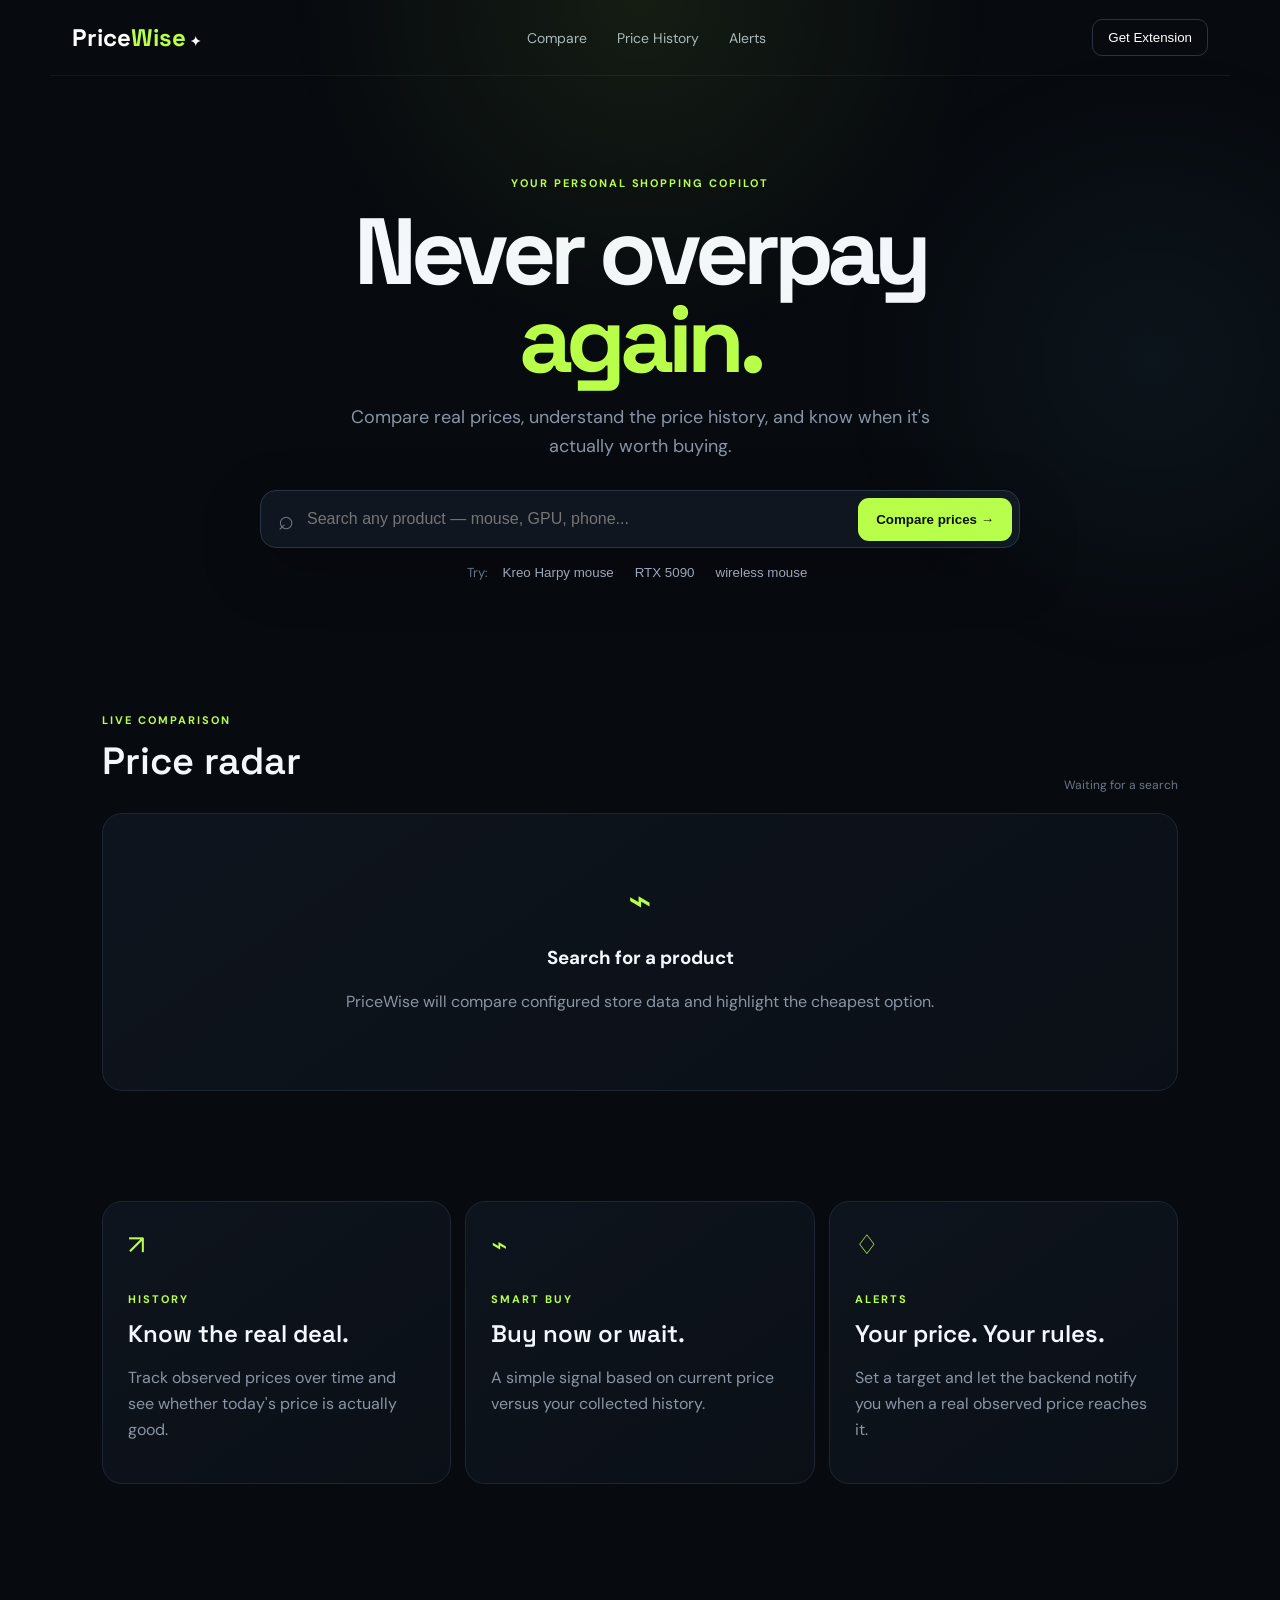
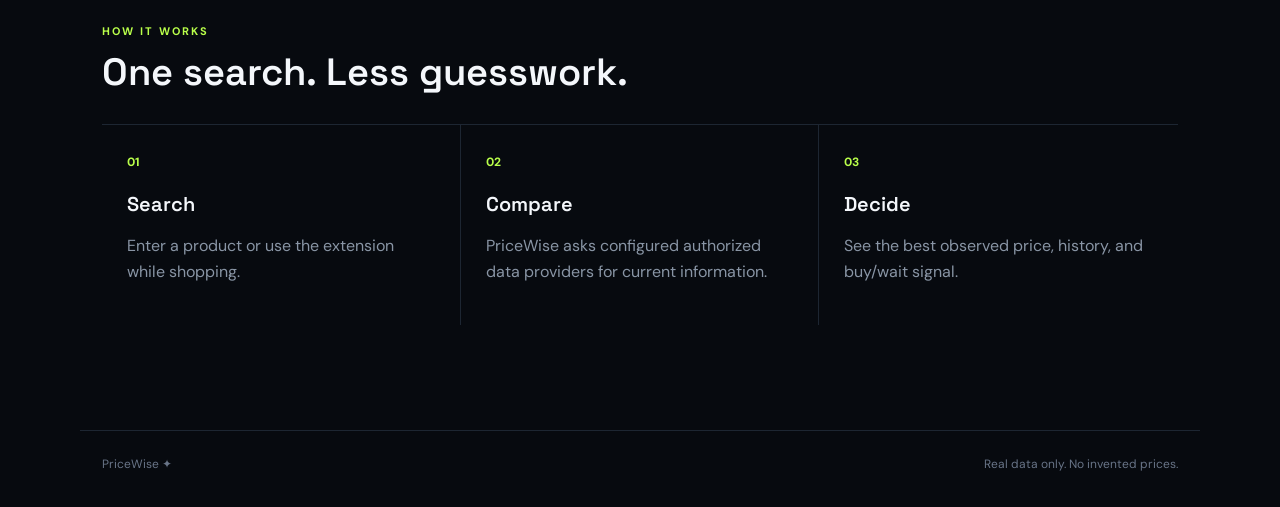
<file: index.html>
<!doctype html>
<html lang="en">
<head>
<meta charset="utf-8">
<meta name="viewport" content="width=device-width,initial-scale=1">
<title>PriceWise — Shop smarter</title>
<link rel="stylesheet" href="/style.css">
</head>
<body>
<div class="bg"></div>
<header class="nav">
  <a class="brand" href="/">Price<span>Wise</span><b>✦</b></a>
  <nav><a href="#compare">Compare</a><a href="#history">Price History</a><a href="#alerts">Alerts</a></nav>
  <button class="ghost" id="extensionBtn">Get Extension</button>
</header>

<main>
<section class="hero">
  <div class="eyebrow">YOUR PERSONAL SHOPPING COPILOT</div>
  <h1>Never overpay<br><em>again.</em></h1>
  <p class="heroText">Compare real prices, understand the price history, and know when it's actually worth buying.</p>
  <form id="searchForm" class="searchbar">
    <span>⌕</span><input id="query" placeholder="Search any product — mouse, GPU, phone..." autocomplete="off">
    <button>Compare prices <b>→</b></button>
  </form>
  <div class="quick"><span>Try:</span><button data-q="Kreo Harpy mouse">Kreo Harpy mouse</button><button data-q="RTX 5090">RTX 5090</button><button data-q="wireless mouse">wireless mouse</button></div>
</section>

<section id="compare" class="dashboard">
  <div class="sectionHead"><div><span class="kicker">LIVE COMPARISON</span><h2>Price radar</h2></div><span id="updated" class="updated">Waiting for a search</span></div>
  <div id="results">
    <div class="empty card"><div class="emptyIcon">⌁</div><h3>Search for a product</h3><p>PriceWise will compare configured store data and highlight the cheapest option.</p></div>
  </div>
</section>

<section id="history" class="featureGrid">
  <article class="feature card"><div class="icon">↗</div><span class="kicker">HISTORY</span><h3>Know the real deal.</h3><p>Track observed prices over time and see whether today's price is actually good.</p></article>
  <article class="feature card"><div class="icon">⌁</div><span class="kicker">SMART BUY</span><h3>Buy now or wait.</h3><p>A simple signal based on current price versus your collected history.</p></article>
  <article id="alerts" class="feature card"><div class="icon">♢</div><span class="kicker">ALERTS</span><h3>Your price. Your rules.</h3><p>Set a target and let the backend notify you when a real observed price reaches it.</p></article>
</section>

<section class="how">
  <span class="kicker">HOW IT WORKS</span>
  <h2>One search. Less guesswork.</h2>
  <div class="steps"><div><b>01</b><h3>Search</h3><p>Enter a product or use the extension while shopping.</p></div><div><b>02</b><h3>Compare</h3><p>PriceWise asks configured authorized data providers for current information.</p></div><div><b>03</b><h3>Decide</h3><p>See the best observed price, history, and buy/wait signal.</p></div></div>
</section>
</main>
<footer><span>PriceWise ✦</span><span>Real data only. No invented prices.</span></footer>
<script src="/app.js"></script>
</body></html>
</file>
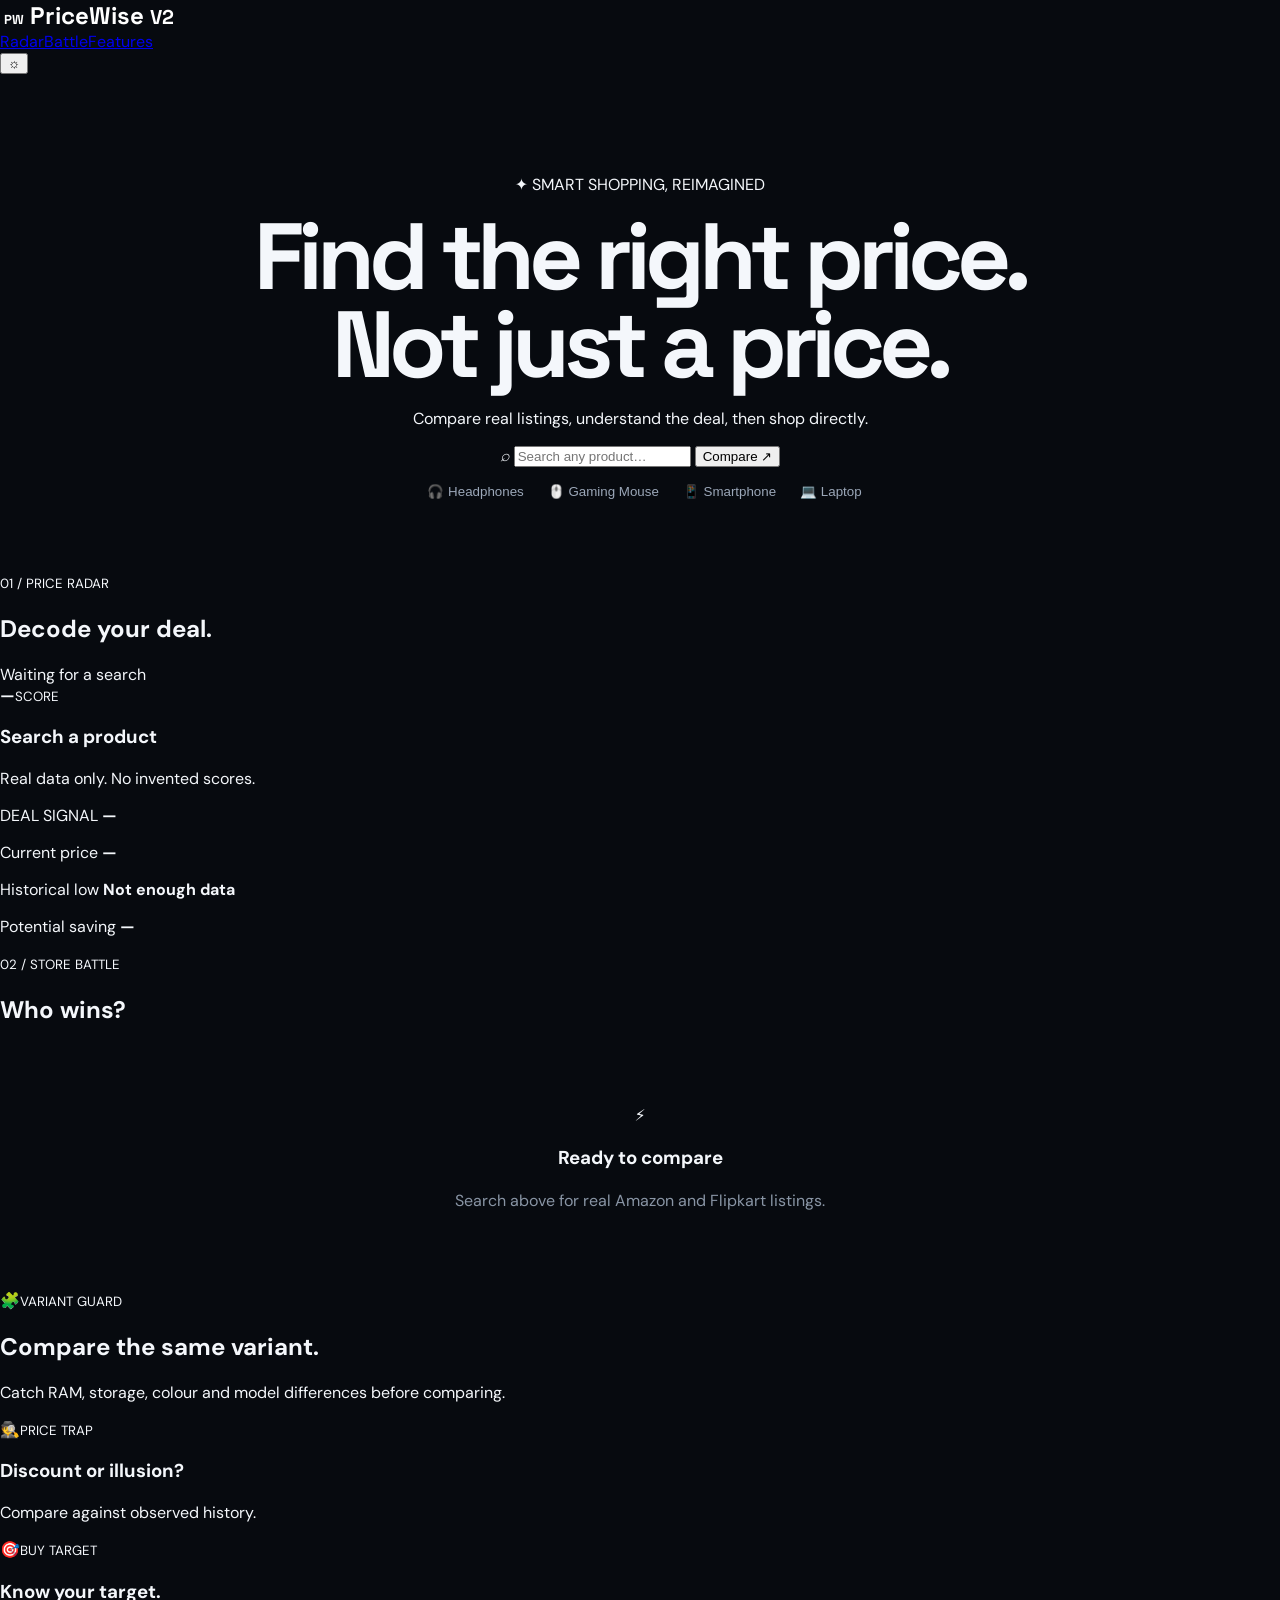
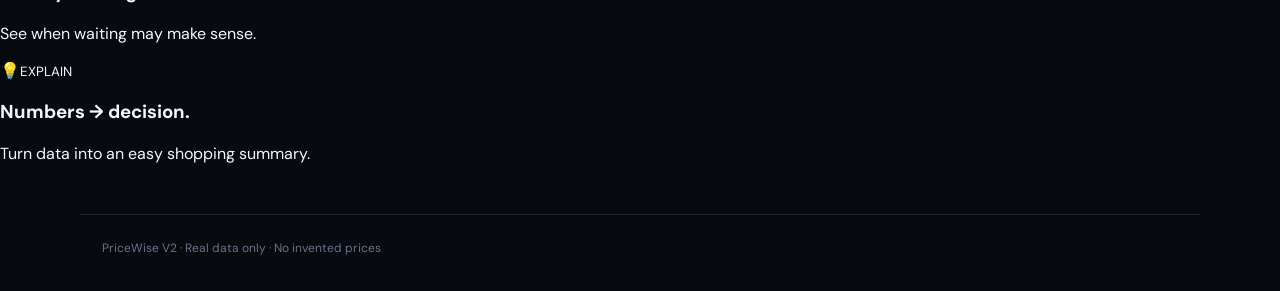
<file: public/index.html>
<!doctype html>
<html>
<head>
<meta charset="utf-8">
<meta name="viewport" content="width=device-width,initial-scale=1">
<meta name="theme-color" content="#080817">
<title>PriceWise V2</title>
<link rel="stylesheet" href="/style.css">
</head>
<body>
<div class="orb o1"></div><div class="orb o2"></div>

<header>
<a class="brand" href="/"><b>PW</b> PriceWise <small>V2</small></a>
<nav><a href="#radar">Radar</a><a href="#battle">Battle</a><a href="#features">Features</a></nav>
<button id="theme">☼</button>
</header>

<main>
<section class="hero">
<label>✦ SMART SHOPPING, REIMAGINED</label>
<h1>Find the <span>right price.</span><br>Not just a price.</h1>
<p>Compare real listings, understand the deal, then shop directly.</p>

<form id="searchForm">
<i>⌕</i>
<input id="q" placeholder="Search any product…">
<button>Compare ↗</button>
</form>

<div class="quick">
<button data-q="wireless headphones">🎧 Headphones</button>
<button data-q="gaming mouse">🖱️ Gaming Mouse</button>
<button data-q="smartphone">📱 Smartphone</button>
<button data-q="laptop">💻 Laptop</button>
</div>
</section>

<section id="radar" class="panel">
<div class="head">
<div><small>01 / PRICE RADAR</small><h2>Decode your deal.</h2></div>
<span id="status">Waiting for a search</span>
</div>

<div class="radar">
<div class="score">
<div class="ring"><strong id="score">—</strong><small>SCORE</small></div>
<h3 id="scoreText">Search a product</h3>
<p id="scoreWhy">Real data only. No invented scores.</p>
</div>

<div class="signal">
<div class="signalhead">DEAL SIGNAL <b id="signal">—</b></div>
<div class="meter"><i id="meter"></i></div>
<p>Current price <b id="current">—</b></p>
<p>Historical low <b id="low">Not enough data</b></p>
<p>Potential saving <b id="saving">—</b></p>
</div>
</div>
</section>

<section id="battle" class="panel">
<div class="head">
<div><small>02 / STORE BATTLE</small><h2>Who wins?</h2></div>
</div>

<div id="results">
<div class="empty">
⚡
<h3>Ready to compare</h3>
<p>Search above for real Amazon and Flipkart listings.</p>
</div>
</div>
</section>

<section id="features" class="features">
<article class="big">
🧩<small>VARIANT GUARD</small>
<h2>Compare the same variant.</h2>
<p>Catch RAM, storage, colour and model differences before comparing.</p>
</article>

<article>
🕵️<small>PRICE TRAP</small>
<h3>Discount or illusion?</h3>
<p>Compare against observed history.</p>
</article>

<article>
🎯<small>BUY TARGET</small>
<h3>Know your target.</h3>
<p>See when waiting may make sense.</p>
</article>

<article>
💡<small>EXPLAIN</small>
<h3>Numbers → decision.</h3>
<p>Turn data into an easy shopping summary.</p>
</article>
</section>
</main>

<footer>PriceWise V2 · Real data only · No invented prices</footer>
<script src="/app.js"></script>
</body>
</html>
</file>
<file: style.css>
@import url('https://fonts.googleapis.com/css2?family=DM+Sans:wght@400;500;600;700&family=Space+Grotesk:wght@500;600;700&display=swap');
:root{--bg:#070a0f;--panel:#0d121a;--line:#1d2632;--text:#f4f7fb;--muted:#8995a5;--accent:#b9ff4a;--accent2:#74e6ff}
*{box-sizing:border-box}html{scroll-behavior:smooth}body{margin:0;background:var(--bg);color:var(--text);font-family:"DM Sans",system-ui,sans-serif}.bg{position:fixed;inset:0;pointer-events:none;background:radial-gradient(circle at 50% 0,rgba(185,255,74,.08),transparent 32%),radial-gradient(circle at 90% 40%,rgba(116,230,255,.05),transparent 25%)}.nav{height:76px;display:flex;align-items:center;justify-content:space-between;max-width:1180px;margin:auto;padding:0 22px;border-bottom:1px solid rgba(255,255,255,.05)}.brand{font:700 24px "Space Grotesk";color:white;text-decoration:none}.brand span{color:var(--accent)}.brand b{font-size:13px;margin-left:4px}.nav nav{display:flex;gap:30px}.nav nav a{color:#aab4c2;text-decoration:none;font-size:14px}.ghost{background:transparent;color:white;border:1px solid #2a3544;padding:10px 15px;border-radius:10px}.hero{max-width:980px;margin:0 auto;padding:100px 22px 72px;text-align:center}.eyebrow,.kicker{font-size:11px;letter-spacing:.18em;color:var(--accent);font-weight:700}.hero h1{font:700 clamp(54px,9vw,94px)/.94 "Space Grotesk";letter-spacing:-.065em;margin:18px 0}.hero h1 em{font-style:normal;color:var(--accent)}.heroText{max-width:620px;margin:0 auto 30px;color:var(--muted);font-size:18px;line-height:1.6}.searchbar{display:flex;align-items:center;max-width:760px;margin:auto;padding:6px 7px 6px 17px;background:#10161f;border:1px solid #293444;border-radius:16px;box-shadow:0 20px 60px rgba(0,0,0,.25)}.searchbar span{font-size:27px;color:#697688}.searchbar input{flex:1;min-width:0;border:0;outline:0;background:transparent;color:white;font-size:16px;padding:13px}.searchbar button{border:0;border-radius:11px;padding:14px 18px;background:var(--accent);color:#0a1004;font-weight:800}.quick{margin-top:16px;color:#687487;font-size:13px}.quick button{background:none;border:0;color:#9ba7b8;cursor:pointer;margin-left:9px}.dashboard,.how,.featureGrid{max-width:1120px;margin:auto;padding:55px 22px}.sectionHead{display:flex;align-items:end;justify-content:space-between;margin-bottom:20px}.sectionHead h2,.how h2{font:600 38px "Space Grotesk";margin:8px 0}.updated{font-size:12px;color:#697688}.card{background:linear-gradient(145deg,#0e141d,#0b1017);border:1px solid var(--line);border-radius:20px}.empty{text-align:center;padding:60px 20px}.emptyIcon{font-size:40px;color:var(--accent)}.empty p,.feature p,.steps p{color:var(--muted);line-height:1.6}.productCard{padding:22px}.productTop{display:flex;justify-content:space-between;gap:20px}.productTitle{font:600 24px "Space Grotesk";margin:0 0 7px}.best{display:inline-flex;gap:8px;align-items:center;background:rgba(185,255,74,.1);color:var(--accent);border:1px solid rgba(185,255,74,.25);padding:7px 10px;border-radius:99px;font-size:12px;font-weight:700}.stores{display:grid;grid-template-columns:1fr 1fr;gap:12px;margin-top:18px}.store{padding:18px;border:1px solid #202b39;border-radius:15px;background:#0b1118}.store.bestStore{border-color:rgba(185,255,74,.45)}.storeName{font-weight:700}.price{font:700 30px "Space Grotesk";margin:12px 0 5px}.storeMeta{color:#8793a3;font-size:13px}.store a{display:inline-block;margin-top:14px;color:var(--accent2);text-decoration:none;font-size:13px}.historyBox{margin-top:14px;padding:16px;border-top:1px solid #202a36;color:#8995a5;font-size:13px}.featureGrid{display:grid;grid-template-columns:repeat(3,1fr);gap:14px}.feature{padding:25px}.feature .icon{font-size:27px;margin-bottom:25px;color:var(--accent)}.feature h3{font:600 24px "Space Grotesk";margin:10px 0}.how{padding-top:80px}.steps{display:grid;grid-template-columns:repeat(3,1fr);gap:0;border-top:1px solid var(--line);margin-top:28px}.steps>div{padding:25px;border-right:1px solid var(--line)}.steps>div:last-child{border-right:0}.steps b{color:var(--accent);font-size:12px}.steps h3{font:600 20px "Space Grotesk";margin-bottom:0}footer{max-width:1120px;margin:50px auto 0;padding:25px 22px 35px;border-top:1px solid var(--line);display:flex;justify-content:space-between;color:#687487;font-size:12px}
/* ---------- Responsive system ---------- */
@media (max-width: 1024px) {
  .nav{padding:0 20px}
  .hero{padding:78px 24px 60px}
  .dashboard,.how,.featureGrid{padding-left:24px;padding-right:24px}
  .featureGrid{grid-template-columns:repeat(2,1fr)}
}

@media (max-width: 760px) {
  .nav{height:68px}
  .nav nav{display:none}
  .ghost{padding:9px 12px;font-size:12px}

  .hero{padding:58px 18px 48px}
  .hero h1{font-size:clamp(48px,15vw,72px);letter-spacing:-.055em}
  .heroText{font-size:16px;line-height:1.55}
  .searchbar{display:grid;grid-template-columns:auto 1fr;gap:0;padding:6px}
  .searchbar span{padding-left:10px}
  .searchbar input{width:100%;font-size:16px;padding:12px}
  .searchbar button{grid-column:1/-1;width:100%;margin-top:4px}
  .quick{line-height:2}
  .quick button{margin:0 4px}

  .dashboard,.how,.featureGrid{padding:42px 18px}
  .sectionHead{align-items:flex-start;flex-direction:column;gap:7px}
  .sectionHead h2,.how h2{font-size:32px}

  .productCard{padding:16px}
  .productTop{flex-direction:column;gap:12px}
  .productTitle{font-size:20px;line-height:1.25}
  .best{width:max-content}
  .stores{grid-template-columns:1fr}
  .store{padding:16px}
  .price{font-size:27px}
  .historyBox{line-height:1.55}

  .featureGrid{grid-template-columns:1fr}
  .feature{padding:21px}
  .how{padding-top:48px}
  .steps{grid-template-columns:1fr}
  .steps>div{border-right:0;border-bottom:1px solid var(--line);padding:22px 4px}
  .steps>div:last-child{border-bottom:0}

  footer{margin-top:28px;padding:22px 18px 28px;display:flex;flex-direction:column;gap:8px}
}

@media (max-width: 420px) {
  .nav{padding:0 14px}
  .brand{font-size:21px}
  .hero{padding:48px 14px 40px}
  .hero h1{font-size:47px}
  .heroText{font-size:15px}
  .dashboard,.how,.featureGrid{padding-left:14px;padding-right:14px}
  .productCard{border-radius:16px}
  .productTitle{font-size:18px}
  .kicker{font-size:10px}
  .updated{font-size:11px}
}

@media (hover:hover) and (pointer:fine) {
  .ghost,.searchbar button,.quick button,.store a{transition:transform .18s ease,opacity .18s ease}
  .ghost:hover{transform:translateY(-1px)}
  .searchbar button:hover{transform:translateY(-1px)}
  .quick button:hover,.store a:hover{opacity:.8}
}
.providerNote{margin:0 0 12px;padding:10px 14px;border:1px solid rgba(255,255,255,.08);border-radius:12px;color:#9aa4b2;font-size:13px;background:rgba(255,255,255,.025)}
</file>
